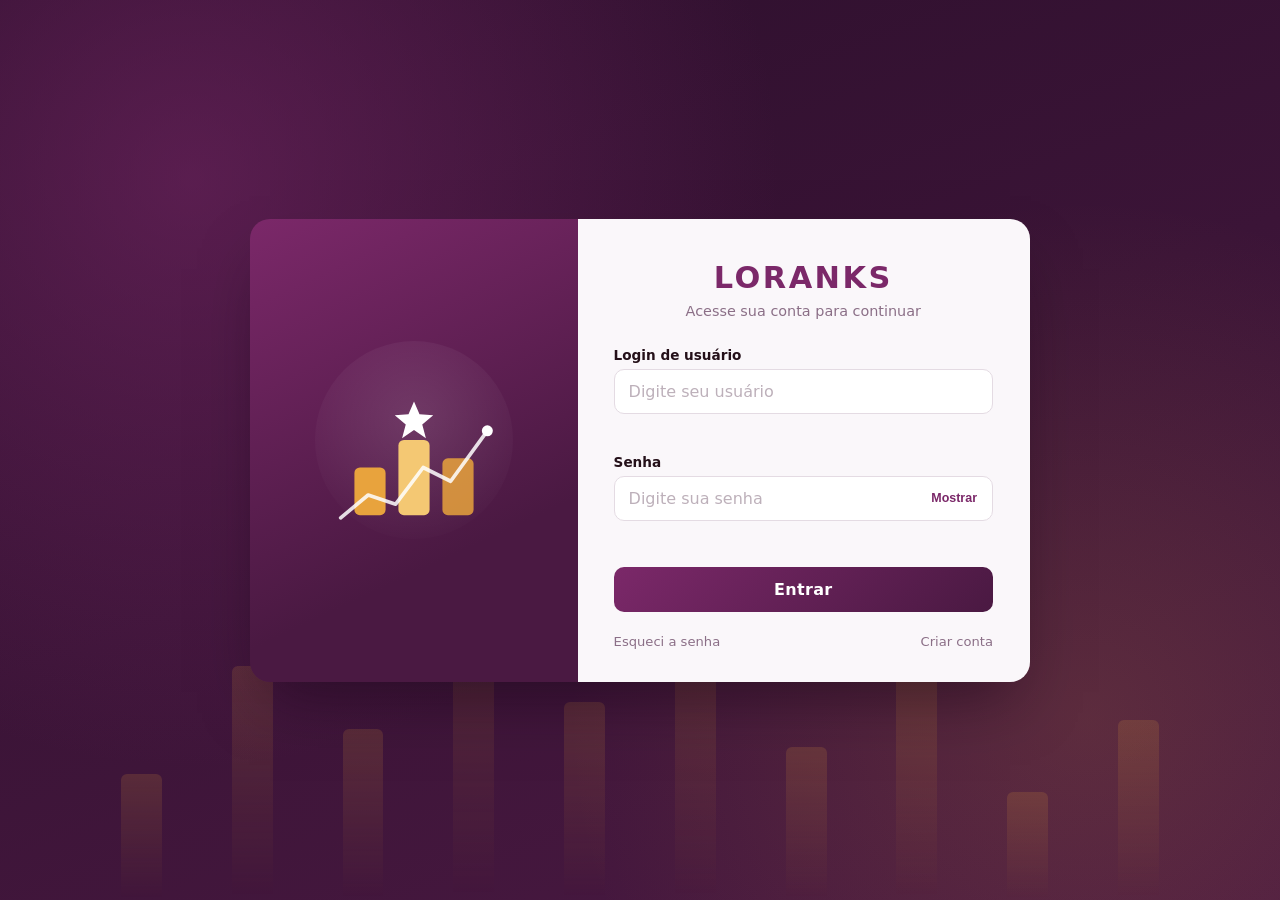
<file: src/main/resources/static/index.html>
<!DOCTYPE html>
<html lang="pt-BR">
<head>
  <meta charset="UTF-8" />
  <meta name="viewport" content="width=device-width, initial-scale=1.0" />
  <!-- Content-Security-Policy: mesma política de dashboard-loranks.html —
       só scripts da própria origem, sem inline, sem plugins embutidos. -->
  <meta http-equiv="Content-Security-Policy" content="
    default-src 'self';
    script-src 'self';
    style-src 'self' https://fonts.googleapis.com;
    font-src https://fonts.gstatic.com;
    img-src 'self' data:;
    object-src 'none';
    base-uri 'self';
    form-action 'self';
    frame-ancestors 'self';
  ">
  <title>LORANKS · Login</title>
  <link rel="preconnect" href="https://fonts.googleapis.com">
  <link rel="preconnect" href="https://fonts.gstatic.com" crossorigin>
  <link href="https://fonts.googleapis.com/css2?family=Poppins:wght@600;700&family=Inter:wght@400;500;600&display=swap" rel="stylesheet">
  <link rel="stylesheet" href="style.css" />
</head>
<body>

  <div class="rank-bars" aria-hidden="true">
    <span></span><span></span><span></span><span></span><span></span>
    <span></span><span></span><span></span><span></span><span></span>
  </div>

  <main class="login-screen">
    <div class="login-panel">

      <aside class="login-illustration" aria-hidden="true">
        <svg viewBox="0 0 240 240" class="illustration-svg" xmlns="http://www.w3.org/2000/svg">
          <circle cx="120" cy="120" r="108" fill="url(#glow)" />
          <defs>
            <radialGradient id="glow" cx="50%" cy="40%" r="65%">
              <stop offset="0%" stop-color="#ffffff" stop-opacity="0.12" />
              <stop offset="100%" stop-color="#ffffff" stop-opacity="0" />
            </radialGradient>
          </defs>

          <!-- pódio de ranking -->
          <rect x="55"  y="150" width="34" height="52" rx="6" fill="#e8a33d" />
          <rect x="103" y="120" width="34" height="82" rx="6" fill="#f4c873" />
          <rect x="151" y="140" width="34" height="62" rx="6" fill="#e8a33d" opacity="0.85" />

          <!-- estrela no topo do primeiro lugar -->
          <path
            d="M120 78 L126 92 L141 93 L129 103 L133 118 L120 109 L107 118 L111 103 L99 93 L114 92 Z"
            fill="#ffffff"
          />

          <!-- linha de crescimento -->
          <polyline
            points="40,205 70,180 100,190 130,150 160,165 200,110"
            fill="none"
            stroke="#ffffff"
            stroke-width="4"
            stroke-linecap="round"
            stroke-linejoin="round"
            opacity="0.85"
          />
          <circle cx="200" cy="110" r="6" fill="#ffffff" />
        </svg>
        <p class="illustration-caption"></p>
      </aside>

      <section class="login-card" aria-labelledby="brand-title">

      <header class="login-card__header">
        <h1 id="brand-title" class="brand">LORANKS</h1>
        <p class="brand__subtitle">Acesse sua conta para continuar</p>
      </header>

      <form id="login-form" class="login-form" novalidate autocomplete="off">

        <div id="form-alert" class="form-alert" role="alert" aria-live="assertive" hidden></div>

        <div class="field">
          <label for="username">Login de usuário</label>
          <input
            type="text"
            id="username"
            name="username"
            placeholder="Digite seu usuário"
            maxlength="40"
            autocomplete="username"
            required
          />
          <span id="username-error" class="field__error" aria-live="polite"></span>
        </div>

        <div class="field">
          <label for="password">Senha</label>
          <div class="field__password-wrapper">
            <input
              type="password"
              id="password"
              name="password"
              placeholder="Digite sua senha"
              maxlength="64"
              autocomplete="current-password"
              required
            />
            <button
              type="button"
              id="toggle-password"
              class="toggle-password"
              aria-label="Mostrar senha"
              aria-pressed="false"
            >Mostrar</button>
          </div>
          <span id="password-error" class="field__error" aria-live="polite"></span>
        </div>

        <button type="submit" class="btn-primary" id="submit-btn">Entrar</button>

        <div class="login-form__links">
          <a href="/esqueci-senha" id="forgot-password">Esqueci a senha</a>
          <a href="criar-conta.html" id="create-account">Criar conta</a>
        </div>

      </form>
      </section>

    </div>
  </main>

  <script src="autenticacao.js"></script>
  <script src="script.js"></script>
</body>
</html>
</file>
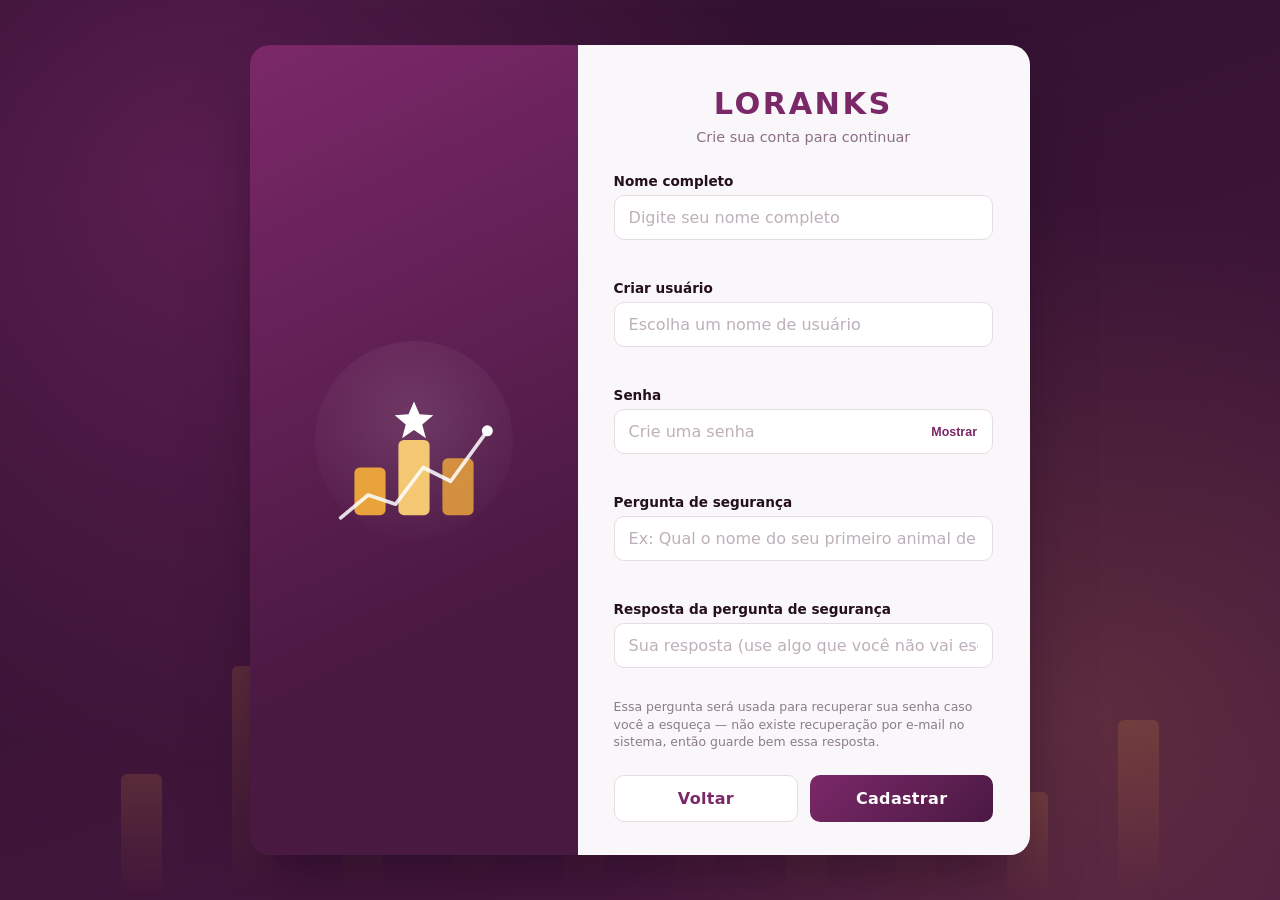
<file: src/main/resources/static/criar-conta.html>
<!DOCTYPE html>
<html lang="pt-BR">
<head>
  <meta charset="UTF-8" />
  <meta name="viewport" content="width=device-width, initial-scale=1.0" />
  <!-- Content-Security-Policy: mesma política de index.html/dashboard-loranks.html —
       só scripts da própria origem, sem inline, sem plugins embutidos. -->
  <meta http-equiv="Content-Security-Policy" content="
    default-src 'self';
    script-src 'self';
    style-src 'self' https://fonts.googleapis.com;
    font-src https://fonts.gstatic.com;
    img-src 'self' data:;
    object-src 'none';
    base-uri 'self';
    form-action 'self';
    frame-ancestors 'self';
  ">
  <title>LORANKS · Criar conta</title>
  <link rel="preconnect" href="https://fonts.googleapis.com">
  <link rel="preconnect" href="https://fonts.gstatic.com" crossorigin>
  <link href="https://fonts.googleapis.com/css2?family=Poppins:wght@600;700&family=Inter:wght@400;500;600&display=swap" rel="stylesheet">
  <link rel="stylesheet" href="style.css" />
</head>
<body>

  <div class="rank-bars" aria-hidden="true">
    <span></span><span></span><span></span><span></span><span></span>
    <span></span><span></span><span></span><span></span><span></span>
  </div>

  <main class="login-screen">
    <div class="login-panel">

      <aside class="login-illustration" aria-hidden="true">
        <svg viewBox="0 0 240 240" class="illustration-svg" xmlns="http://www.w3.org/2000/svg">
          <circle cx="120" cy="120" r="108" fill="url(#glow)" />
          <defs>
            <radialGradient id="glow" cx="50%" cy="40%" r="65%">
              <stop offset="0%" stop-color="#ffffff" stop-opacity="0.12" />
              <stop offset="100%" stop-color="#ffffff" stop-opacity="0" />
            </radialGradient>
          </defs>

          <!-- pódio de ranking -->
          <rect x="55"  y="150" width="34" height="52" rx="6" fill="#e8a33d" />
          <rect x="103" y="120" width="34" height="82" rx="6" fill="#f4c873" />
          <rect x="151" y="140" width="34" height="62" rx="6" fill="#e8a33d" opacity="0.85" />

          <!-- estrela no topo do primeiro lugar -->
          <path
            d="M120 78 L126 92 L141 93 L129 103 L133 118 L120 109 L107 118 L111 103 L99 93 L114 92 Z"
            fill="#ffffff"
          />

          <!-- linha de crescimento -->
          <polyline
            points="40,205 70,180 100,190 130,150 160,165 200,110"
            fill="none"
            stroke="#ffffff"
            stroke-width="4"
            stroke-linecap="round"
            stroke-linejoin="round"
            opacity="0.85"
          />
          <circle cx="200" cy="110" r="6" fill="#ffffff" />
        </svg>
        <p class="illustration-caption"></p>
      </aside>

      <section class="login-card" aria-labelledby="brand-title">

      <header class="login-card__header">
        <h1 id="brand-title" class="brand">LORANKS</h1>
        <p class="brand__subtitle">Crie sua conta para continuar</p>
      </header>

      <form id="cadastro-form" class="login-form" novalidate autocomplete="off">

        <div id="form-alert" class="form-alert" role="alert" aria-live="assertive" hidden></div>

        <div class="field">
          <label for="nome-completo">Nome completo</label>
          <input
            type="text"
            id="nome-completo"
            name="nome-completo"
            placeholder="Digite seu nome completo"
            maxlength="150"
            autocomplete="name"
            required
          />
          <span id="nome-completo-error" class="field__error" aria-live="polite"></span>
        </div>

        <div class="field">
          <label for="username">Criar usuário</label>
          <input
            type="text"
            id="username"
            name="username"
            placeholder="Escolha um nome de usuário"
            maxlength="40"
            autocomplete="username"
            required
          />
          <span id="username-error" class="field__error" aria-live="polite"></span>
        </div>

        <div class="field">
          <label for="password">Senha</label>
          <div class="field__password-wrapper">
            <input
              type="password"
              id="password"
              name="password"
              placeholder="Crie uma senha"
              maxlength="64"
              autocomplete="new-password"
              required
            />
            <button
              type="button"
              id="toggle-password"
              class="toggle-password"
              aria-label="Mostrar senha"
              aria-pressed="false"
            >Mostrar</button>
          </div>
          <span id="password-error" class="field__error" aria-live="polite"></span>
        </div>

        <div class="field">
          <label for="pergunta-seguranca">Pergunta de segurança</label>
          <input
            type="text"
            id="pergunta-seguranca"
            name="pergunta-seguranca"
            placeholder="Ex: Qual o nome do seu primeiro animal de estimação?"
            maxlength="200"
            autocomplete="off"
            required
          />
          <span id="pergunta-seguranca-error" class="field__error" aria-live="polite"></span>
        </div>

        <div class="field">
          <label for="resposta-seguranca">Resposta da pergunta de segurança</label>
          <input
            type="text"
            id="resposta-seguranca"
            name="resposta-seguranca"
            placeholder="Sua resposta (use algo que você não vai esquecer)"
            maxlength="100"
            autocomplete="off"
            required
          />
          <span id="resposta-seguranca-error" class="field__error" aria-live="polite"></span>
          <p class="field__ajuda">
            Essa pergunta será usada para recuperar sua senha caso você a esqueça — não existe
            recuperação por e-mail no sistema, então guarde bem essa resposta.
          </p>
        </div>

        <div class="form-actions">
          <button type="button" class="btn-secondary" id="voltar-btn">Voltar</button>
          <button type="submit" class="btn-primary" id="submit-btn">Cadastrar</button>
        </div>

      </form>
      </section>

    </div>
  </main>

  <script src="autenticacao.js"></script>
  <script src="criar-conta.js"></script>
</body>
</html>
</file>
<file: src/main/resources/static/style.css>
/* ==========================================================================
   LORANKS — Login Screen
   Design tokens
   ========================================================================== */
:root {
  --color-bg-deep: #2c0f2c;
  --color-bg-mid: #4a1942;
  --color-brand: #7b2869;
  --color-accent: #e8a33d;
  --color-card: #faf7fa;
  --color-text-dark: #241019;
  --color-text-muted: #8b6f87;
  --color-border: #e4dbe3;
  --color-error: #c62841;
  --color-error-bg: #fbe9ec;
  --color-success: #1f7a4d;
  --color-success-bg: #e6f4ec;

  --font-display: 'Poppins', 'Segoe UI', system-ui, sans-serif;
  --font-body: 'Inter', 'Segoe UI', system-ui, sans-serif;

  --radius-card: 20px;
  --radius-field: 10px;
  --shadow-card: 0 30px 60px -20px rgba(20, 4, 20, 0.55);
}

* {
  box-sizing: border-box;
}

html, body {
  height: 100%;
}

body {
  margin: 0;
  font-family: var(--font-body);
  color: var(--color-text-dark);
  background:
    radial-gradient(circle at 15% 20%, rgba(123, 40, 105, 0.55), transparent 45%),
    radial-gradient(circle at 85% 80%, rgba(232, 163, 61, 0.15), transparent 40%),
    linear-gradient(160deg, var(--color-bg-deep), var(--color-bg-mid));
  min-height: 100vh;
  position: relative;
  overflow-x: hidden;
}

/* --------------------------------------------------------------------------
   Signature element: faint "rank bars" motif, nodding to the brand name
   -------------------------------------------------------------------------- */
.rank-bars {
  position: fixed;
  inset: 0;
  display: flex;
  align-items: flex-end;
  justify-content: space-evenly;
  padding: 0 4vw 0;
  pointer-events: none;
  opacity: 0.16;
  z-index: 0;
}

.rank-bars span {
  display: block;
  width: 3.2vw;
  max-width: 46px;
  background: linear-gradient(180deg, var(--color-accent), transparent);
  border-radius: 6px 6px 0 0;
}

.rank-bars span:nth-child(1)  { height: 14vh; }
.rank-bars span:nth-child(2)  { height: 26vh; }
.rank-bars span:nth-child(3)  { height: 19vh; }
.rank-bars span:nth-child(4)  { height: 34vh; }
.rank-bars span:nth-child(5)  { height: 22vh; }
.rank-bars span:nth-child(6)  { height: 30vh; }
.rank-bars span:nth-child(7)  { height: 17vh; }
.rank-bars span:nth-child(8)  { height: 25vh; }
.rank-bars span:nth-child(9)  { height: 12vh; }
.rank-bars span:nth-child(10) { height: 20vh; }

/* --------------------------------------------------------------------------
   Layout
   -------------------------------------------------------------------------- */
.login-screen {
  position: relative;
  z-index: 1;
  min-height: 100vh;
  display: flex;
  align-items: center;
  justify-content: center;
  padding: 24px;
}

/* --------------------------------------------------------------------------
   Painel: ilustração + cartão de login lado a lado
   -------------------------------------------------------------------------- */
.login-panel {
  display: flex;
  width: 100%;
  max-width: 780px;
  border-radius: var(--radius-card);
  box-shadow: var(--shadow-card);
  overflow: hidden;
}

.login-illustration {
  flex: 0 0 42%;
  display: flex;
  flex-direction: column;
  align-items: center;
  justify-content: center;
  gap: 20px;
  padding: 40px 28px;
  background: linear-gradient(155deg, var(--color-brand), var(--color-bg-mid) 70%);
}

.illustration-svg {
  width: 100%;
  max-width: 220px;
  height: auto;
}

.illustration-caption {
  margin: 0;
  text-align: center;
  font-size: 0.85rem;
  line-height: 1.5;
  color: rgba(255, 255, 255, 0.85);
  max-width: 220px;
}

.login-card {
  flex: 1 1 auto;
  min-width: 0;
  background: var(--color-card);
  padding: 40px 36px 32px;
  border: 1px solid rgba(255, 255, 255, 0.08);
  border-left: none;
}

.login-card__header {
  text-align: center;
  margin-bottom: 28px;
}

.brand {
  font-family: var(--font-display);
  font-weight: 700;
  font-size: 1.9rem;
  letter-spacing: 0.08em;
  margin: 0;
  color: var(--color-brand);
}

.brand__subtitle {
  margin: 8px 0 0;
  font-size: 0.9rem;
  color: var(--color-text-muted);
}

/* --------------------------------------------------------------------------
   Form
   -------------------------------------------------------------------------- */
.login-form {
  display: flex;
  flex-direction: column;
  gap: 18px;
}

.field {
  display: flex;
  flex-direction: column;
  gap: 6px;
}

.field label {
  font-size: 0.85rem;
  font-weight: 600;
  color: var(--color-text-dark);
}

.field input {
  font-family: var(--font-body);
  font-size: 1rem;
  padding: 12px 14px;
  border: 1.5px solid var(--color-border);
  border-radius: var(--radius-field);
  background: #ffffff;
  color: var(--color-text-dark);
  outline: none;
  transition: border-color 0.15s ease, box-shadow 0.15s ease;
  width: 100%;
}

.field input::placeholder {
  color: #bdb0ba;
}

.field input:focus {
  border-color: var(--color-brand);
  box-shadow: 0 0 0 3px rgba(123, 40, 105, 0.15);
}

.field input[aria-invalid="true"] {
  border-color: var(--color-error);
}

.field input[aria-invalid="true"]:focus {
  box-shadow: 0 0 0 3px rgba(198, 40, 65, 0.15);
}

.field__error {
  min-height: 16px;
  font-size: 0.78rem;
  color: var(--color-error);
}

.field__ajuda {
  font-size: 0.78rem;
  color: var(--color-text-light, #8a7d86);
  margin: 2px 0 0;
  line-height: 1.4;
}

.field__password-wrapper {
  position: relative;
  display: flex;
}

.field__password-wrapper input {
  padding-right: 78px;
}

.toggle-password {
  position: absolute;
  right: 8px;
  top: 50%;
  transform: translateY(-50%);
  background: none;
  border: none;
  font-size: 0.78rem;
  font-weight: 600;
  color: var(--color-brand);
  cursor: pointer;
  padding: 6px 8px;
}

.toggle-password:hover {
  text-decoration: underline;
}

/* --------------------------------------------------------------------------
   Alert banner (validation / server feedback)
   -------------------------------------------------------------------------- */
.form-alert {
  background: var(--color-error-bg);
  color: var(--color-error);
  border: 1px solid rgba(198, 40, 65, 0.25);
  border-radius: var(--radius-field);
  padding: 10px 14px;
  font-size: 0.85rem;
}

/* Variante de sucesso/aviso (ex.: confirmação de cadastro) - mesmo
   componente visual do erro, só trocando a paleta pra verde. */
.form-alert--sucesso {
  background: var(--color-success-bg);
  color: var(--color-success);
  border-color: rgba(31, 122, 77, 0.25);
}

/* --------------------------------------------------------------------------
   Buttons and links
   -------------------------------------------------------------------------- */
.btn-primary {
  font-family: var(--font-display);
  font-weight: 600;
  font-size: 1rem;
  letter-spacing: 0.02em;
  color: #ffffff;
  background: linear-gradient(135deg, var(--color-brand), var(--color-bg-mid));
  border: none;
  border-radius: var(--radius-field);
  padding: 13px 18px;
  cursor: pointer;
  margin-top: 6px;
  transition: transform 0.12s ease, box-shadow 0.12s ease, opacity 0.12s ease;
}

.btn-primary:hover {
  box-shadow: 0 10px 24px -8px rgba(123, 40, 105, 0.55);
  transform: translateY(-1px);
}

.btn-primary:active {
  transform: translateY(0);
}

.btn-primary:disabled {
  opacity: 0.6;
  cursor: not-allowed;
  transform: none;
  box-shadow: none;
}

/* --------------------------------------------------------------------------
   Par de botões (usado em telas com ação secundária, ex.: Criar conta)
   -------------------------------------------------------------------------- */
.form-actions {
  display: flex;
  gap: 12px;
  margin-top: 6px;
}

.form-actions .btn-primary {
  margin-top: 0;
}

.form-actions .btn-primary,
.btn-secondary {
  flex: 1 1 0;
}

.btn-secondary {
  font-family: var(--font-display);
  font-weight: 600;
  font-size: 1rem;
  letter-spacing: 0.02em;
  color: var(--color-brand);
  background: #ffffff;
  border: 1.5px solid var(--color-border);
  border-radius: var(--radius-field);
  padding: 13px 18px;
  cursor: pointer;
  transition: border-color 0.12s ease, transform 0.12s ease;
}

.btn-secondary:hover {
  border-color: var(--color-brand);
  transform: translateY(-1px);
}

.btn-secondary:active {
  transform: translateY(0);
}

.btn-secondary:disabled {
  opacity: 0.6;
  cursor: not-allowed;
  transform: none;
}

.login-form__links {
  display: flex;
  justify-content: space-between;
  margin-top: 4px;
}

.login-form__links a {
  font-size: 0.82rem;
  color: var(--color-text-muted);
  text-decoration: none;
}

.login-form__links a:hover {
  color: var(--color-brand);
  text-decoration: underline;
}

/* --------------------------------------------------------------------------
   Accessibility: visible focus, reduced motion
   -------------------------------------------------------------------------- */
a:focus-visible,
button:focus-visible,
input:focus-visible {
  outline: 3px solid var(--color-accent);
  outline-offset: 2px;
}

@media (prefers-reduced-motion: reduce) {
  * {
    transition: none !important;
  }
}

/* --------------------------------------------------------------------------
   Responsive
   -------------------------------------------------------------------------- */
@media (max-width: 640px) {
  .login-panel {
    flex-direction: column;
    max-width: 400px;
  }

  .login-illustration {
    flex-direction: row;
    justify-content: center;
    gap: 16px;
    padding: 20px 24px;
  }

  .illustration-svg {
    max-width: 72px;
  }

  .illustration-caption {
    text-align: left;
    max-width: none;
  }
}

@media (max-width: 420px) {
  .login-card {
    padding: 32px 22px 26px;
  }

  .rank-bars span {
    width: 5vw;
  }
}
</file>
